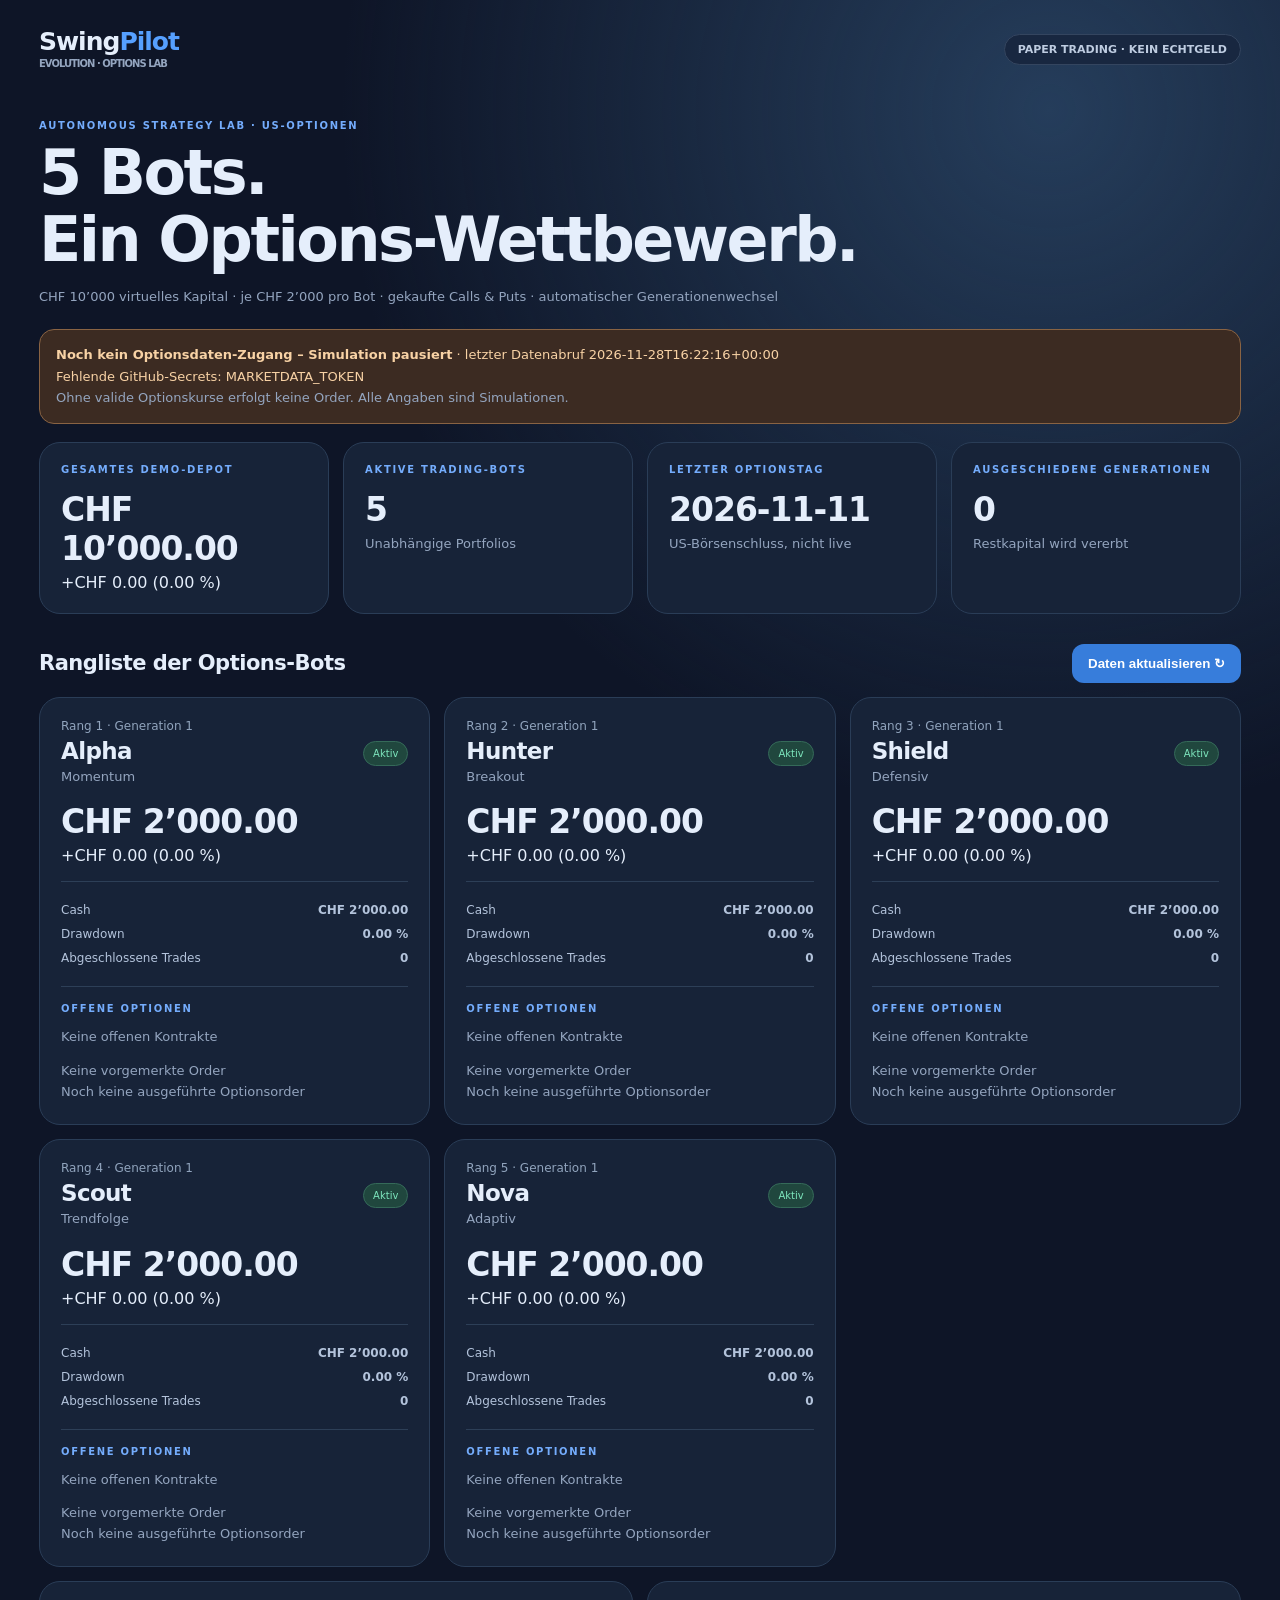
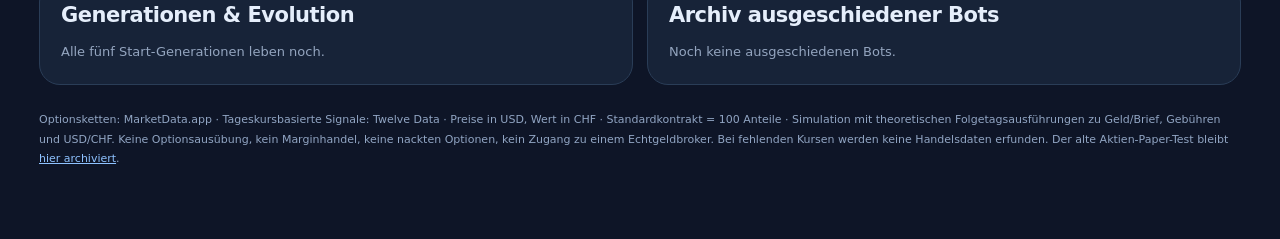
<file: docs/index.html>
<!doctype html>
<html lang="de"><head><meta charset="utf-8"><meta name="viewport" content="width=device-width,initial-scale=1">
<meta name="theme-color" content="#101b31"><title>SwingPilot Evolution | Options Paper Trading</title>
<style>
:root{font-family:Inter,ui-sans-serif,system-ui,-apple-system,sans-serif;color:#e5eefb;background:#0e1527}
*{box-sizing:border-box}body{margin:0;background:radial-gradient(circle at 82% 6%,#253d5b 0%,transparent 35%),#0e1527}
main{max-width:1250px;margin:0 auto;padding:27px 24px 70px}
.header{display:flex;justify-content:space-between;align-items:center;gap:14px;flex-wrap:wrap}
.logo{font-size:25px;font-weight:850;letter-spacing:-1px}.logo span{color:#56a0ff}
.pill{border:1px solid #34455f;color:#becce0;background:#182740;border-radius:999px;padding:8px 13px;font-size:11px;font-weight:700}
a{color:#8ec2ff}a:hover{color:white}
.hero{margin:48px 0 21px}.eyebrow{letter-spacing:1.7px;color:#74acfc;font-size:10px;font-weight:800;text-transform:uppercase}
.hero h1{font-size:clamp(35px,6vw,62px);letter-spacing:-2.5px;line-height:1.08;margin:9px 0 12px}
.secondary{color:#94a5bf;font-size:13px;line-height:1.6}.notice{border:1px solid #425a72;background:#1c3046;border-radius:15px;padding:14px 16px;margin:18px 0;font-size:13px;line-height:1.7}
.warning{border-color:#896343;background:#3c2b22;color:#f8d2a5}
.cards{display:grid;grid-template-columns:repeat(4,minmax(0,1fr));gap:14px;margin:18px 0}
.card{background:#172338;border:1px solid #2a3d57;border-radius:21px;padding:21px;min-width:0}
.big{font-size:clamp(24px,2.8vw,33px);font-weight:850;letter-spacing:-1px;margin:15px 0 5px;word-break:break-word}
.up{color:#65dab2}.down{color:#ff9fa7}
.rank{color:#91a4bd;font-size:12px;margin-bottom:5px}
.section-heading{display:flex;justify-content:space-between;align-items:center;gap:15px;margin:30px 0 14px;flex-wrap:wrap}
h2{font-size:21px;letter-spacing:-.5px;margin:0}h3{font-size:23px;letter-spacing:-.65px;margin:5px 0 3px}
button{background:#377ddb;border:0;border-radius:12px;color:white;font-weight:750;padding:12px 16px;cursor:pointer}
button:hover{background:#4f91ed}
.bot-grid{display:grid;grid-template-columns:repeat(3,minmax(0,1fr));gap:14px}
.bot-grid .card{min-height:310px}.row{display:flex;justify-content:space-between;align-items:center;gap:12px}
.divider{height:1px;background:#2d3f57;margin:16px 0}
.agent-status{border:1px solid #356a59;border-radius:40px;background:#20473e;color:#7de6bd;padding:6px 9px;font-size:10px}
.agent-warn{border-color:#886040;background:#523525;color:#f5cf96}
.kv{display:flex;justify-content:space-between;gap:8px;font-size:12px;padding:5px 0;color:#b3c3db}
.contract{font-size:12px;padding:8px 0;line-height:1.7;overflow-wrap:anywhere}
.contract strong{color:#edf3ff}.actions{border:1px solid #344864;padding:9px;border-radius:10px;margin-top:11px;font-size:12px;line-height:1.5}
.bottom{display:grid;grid-template-columns:1fr 1fr;gap:14px;margin-top:14px}
.event{border-bottom:1px solid #2d3f57;padding:12px 0;font-size:12px;color:#bacbe2;line-height:1.5}
.footer{font-size:11px;line-height:1.8;color:#91a5c3;margin-top:25px}
@media(max-width:1040px){.cards{grid-template-columns:repeat(2,1fr)}.bot-grid{grid-template-columns:repeat(2,1fr)}}
@media(max-width:650px){main{padding:20px 12px 60px}.hero{margin:32px 0 17px}.cards{gap:8px}.card{padding:16px;border-radius:17px}.bot-grid,.bottom{grid-template-columns:1fr;gap:9px}.bot-grid .card{min-height:0}.big{font-size:24px}.pill{font-size:10px}.hero h1{letter-spacing:-1.4px}}
</style></head><body><main>
<header class="header"><div class="logo">Swing<span>Pilot</span><div class="secondary" style="font-size:10px">EVOLUTION · OPTIONS LAB</div></div><span class="pill">PAPER TRADING · KEIN ECHTGELD</span></header>
<section class="hero"><div class="eyebrow">AUTONOMOUS STRATEGY LAB · US-OPTIONEN</div><h1>5 Bots.<br>Ein Options-Wettbewerb.</h1>
<p class="secondary">CHF 10’000 virtuelles Kapital · je CHF 2’000 pro Bot · gekaufte Calls &amp; Puts · automatischer Generationenwechsel</p></section>
<div id="status" class="notice">Lade den aktuellen Options-Simulationsstatus …</div>
<section class="cards" aria-label="Zusammenfassung">
<div class="card"><div class="eyebrow">Gesamtes Demo-Depot</div><div class="big" id="nav">CHF 10’000.00</div><div id="total-pnl" class="secondary">Noch keine Options-Trades</div></div>
<div class="card"><div class="eyebrow">Aktive Trading-Bots</div><div class="big" id="agent-count">5</div><div class="secondary">Unabhängige Portfolios</div></div>
<div class="card"><div class="eyebrow">Letzter Optionstag</div><div class="big" id="market-date">–</div><div class="secondary">US-Börsenschluss, nicht live</div></div>
<div class="card"><div class="eyebrow">Ausgeschiedene Generationen</div><div class="big" id="retire-count">0</div><div class="secondary">Restkapital wird vererbt</div></div>
</section>
<div class="section-heading"><h2>Rangliste der Options-Bots</h2><button id="reload" type="button">Daten aktualisieren ↻</button></div>
<section id="bots" class="bot-grid" aria-label="Bot-Depots"><div class="card secondary">Lade die fünf Bots …</div></section>
<section class="bottom"><article class="card"><h2>Generationen &amp; Evolution</h2><div id="events" class="secondary" style="margin-top:15px">Noch keine Ereignisse</div></article>
<article class="card"><h2>Archiv ausgeschiedener Bots</h2><div id="graveyard" class="secondary" style="margin-top:15px">Noch keine Bots ausgeschieden</div></article></section>
<div class="footer">Optionsketten: MarketData.app · Tageskursbasierte Signale: Twelve Data · Preise in USD, Wert in CHF · Standardkontrakt = 100 Anteile · Simulation mit theoretischen Folgetagsausführungen zu Geld/Brief, Gebühren und USD/CHF. Keine Optionsausübung, kein Marginhandel, keine nackten Optionen, kein Zugang zu einem Echtgeldbroker. Bei fehlenden Kursen werden keine Handelsdaten erfunden. Der alte Aktien-Paper-Test bleibt <a href="./legacy.html">hier archiviert</a>.</div>
</main><script defer src="./options.js"></script></body></html>
</file>
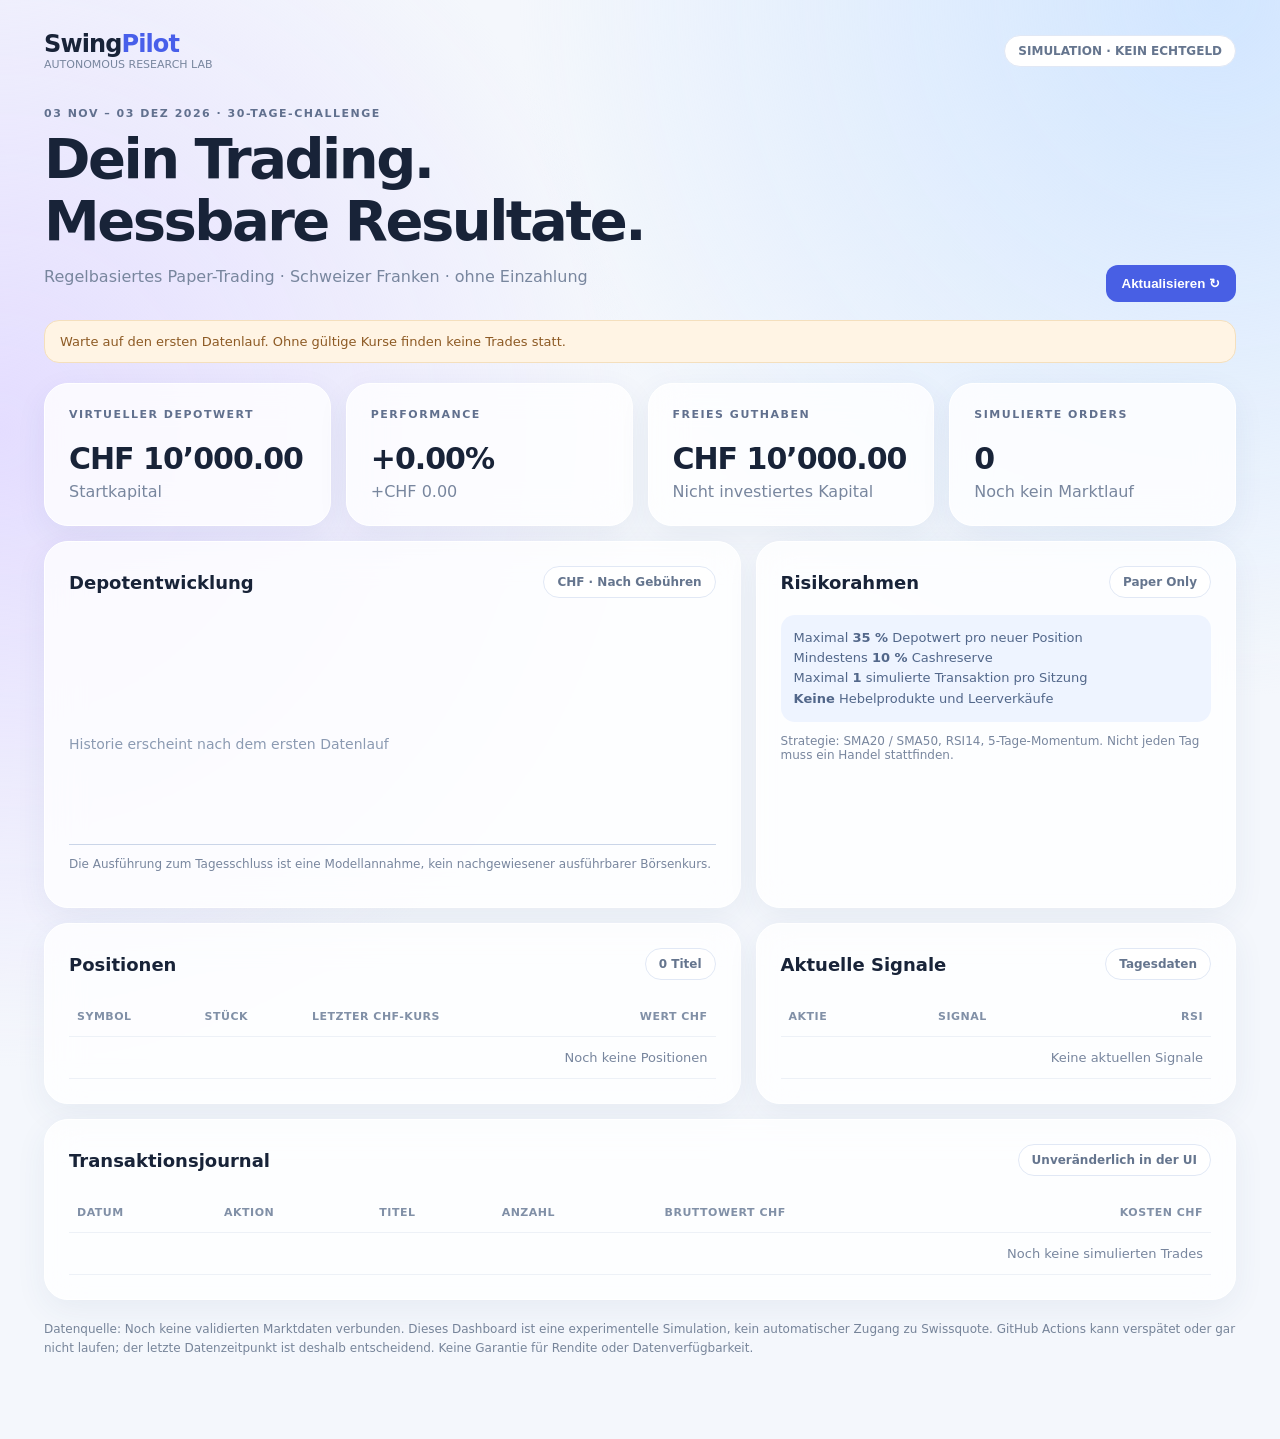
<file: swingpilot-30tage/docs/index.html>
<!doctype html><html lang="de"><head><meta charset="utf-8"><meta name="viewport" content="width=device-width,initial-scale=1"><title>SwingPilot | Paper Trading</title><style>
:root{font-family:Inter,ui-sans-serif,system-ui,-apple-system,sans-serif;color:#182338;background:#edf2f9}*{box-sizing:border-box}body{margin:0;background:radial-gradient(circle at 95% 0%,#d2e6ff,transparent 37%),radial-gradient(circle at 0% 30%,#e4ddff,transparent 39%),#f4f7fc}.wrap{max-width:1240px;margin:0 auto;padding:30px 24px 70px}.glass{background:#ffffffc9;border:1px solid #ffffff;box-shadow:0 10px 32px #30487c11;backdrop-filter:blur(18px);border-radius:24px;padding:24px}.top{display:flex;align-items:center;justify-content:space-between;gap:16px}.brand{font-size:24px;font-weight:850;letter-spacing:-.9px}.brand span{color:#485fea}.pill{padding:8px 13px;border:1px solid #e1e8f5;border-radius:90px;color:#65758e;font-size:12px;font-weight:750;background:white}.eyebrow{font-size:11px;font-weight:800;letter-spacing:1.5px;color:#61708e;text-transform:uppercase}.hero{margin-top:36px;display:flex;justify-content:space-between;align-items:end}.hero h1{font-size:clamp(32px,5vw,56px);letter-spacing:-2.5px;margin:8px 0 2px;line-height:1.1}.muted{color:#78869e}.grid{display:grid;grid-template-columns:repeat(4,minmax(0,1fr));gap:15px;margin-top:20px}.metric{min-height:130px}.metric h2{font-size:30px;letter-spacing:-1px;margin:20px 0 6px}.below{display:grid;grid-template-columns:1.45fr 1fr;gap:15px;margin-top:15px}.section-head{display:flex;align-items:center;justify-content:space-between;margin-bottom:17px}.section-head h3{margin:0;font-size:18px}table{width:100%;border-collapse:collapse;text-align:left;font-size:13px}th{font-size:11px;color:#8190a7;text-transform:uppercase;letter-spacing:.5px}td,th{padding:13px 8px;border-bottom:1px solid #edf1f7}td:last-child,th:last-child{text-align:right}.tkr{font-weight:800}.accent{color:#435cdb}.risk{background:#eef4ff;border-radius:14px;padding:13px;color:#52678a;font-size:13px;line-height:1.55}.hist{height:230px;display:flex;align-items:end;gap:6px;border-bottom:1px solid #cad5e8;margin:8px 0 12px}.bar{flex:1;background:linear-gradient(180deg,#718bff,#dce4ff);border-radius:7px 7px 0 0;min-height:3px}.empty{height:200px;display:grid;place-items:center;color:#8b9ab2;font-size:14px}.btn{border:0;background:#485fe4;color:white;padding:11px 16px;border-radius:12px;font-weight:750;cursor:pointer}.btn:hover{background:#3447b7}.foot{font-size:12px;line-height:1.55;margin-top:20px;color:#77859a}.alert{color:#8d5a24;background:#fff4e4;border:1px solid #f4dfbd;padding:13px 15px;border-radius:15px;font-size:13px;margin-top:18px}.status{display:inline-flex;align-items:center;gap:7px}.dot{height:7px;width:7px;background:#e2ae4b;border-radius:50%}@media(max-width:900px){.grid{grid-template-columns:repeat(2,1fr)}.below{grid-template-columns:1fr}}@media(max-width:560px){.wrap{padding:20px 12px}.grid{grid-template-columns:1fr 1fr;gap:8px}.glass{padding:17px;border-radius:19px}.metric h2{font-size:24px}.hero{display:block}.hero h1{letter-spacing:-1px}.top{align-items:start}.pill{font-size:10px}}
</style></head><body><main class="wrap"><header class="top"><div class="brand">Swing<span>Pilot</span><div class="muted" style="font-size:11px;font-weight:500;letter-spacing:0">AUTONOMOUS RESEARCH LAB</div></div><span class="pill">SIMULATION · KEIN ECHTGELD</span></header><section class="hero"><div><div class="eyebrow">03 Nov – 03 Dez 2026 · 30-Tage-Challenge</div><h1>Dein Trading.<br>Messbare Resultate.</h1><p class="muted">Regelbasiertes Paper-Trading · Schweizer Franken · ohne Einzahlung</p></div><button class="btn" id="reload">Aktualisieren ↻</button></section><div id="banner" class="alert">Warte auf den ersten Markt-Datenlauf. Es finden keine Echtgeldtransaktionen statt.</div><section class="grid"><div class="glass metric"><div class="eyebrow">Virtueller Depotwert</div><h2 id="nav">CHF 10’000.00</h2><div class="muted" id="navsub">Startkapital</div></div><div class="glass metric"><div class="eyebrow">Performance</div><h2 id="pnl">0.00%</h2><div class="muted" id="pnlchf">CHF 0.00</div></div><div class="glass metric"><div class="eyebrow">Freies Guthaben</div><h2 id="cash">CHF 10’000.00</h2><div class="muted">Nicht investiertes Kapital</div></div><div class="glass metric"><div class="eyebrow">Simulierte Orders</div><h2 id="count">0</h2><div class="muted" id="updated">Noch kein Marktlauf</div></div></section><section class="below"><article class="glass"><div class="section-head"><h3>Depotentwicklung</h3><span class="pill">CHF · Nach Gebühren</span></div><div class="hist" id="chart"><div class="empty">Historie erscheint nach dem ersten Datenlauf</div></div><p class="muted" style="font-size:12px">Die Ausführung zum Tagesschluss ist eine Modellannahme, kein nachgewiesener ausführbarer Börsenkurs.</p></article><article class="glass"><div class="section-head"><h3>Risikorahmen</h3><span class="pill">Paper Only</span></div><div class="risk">Maximal <b>35 %</b> Depotwert pro neuer Position<br>Mindestens <b>10 %</b> Cashreserve<br>Maximal <b>1</b> simulierte Transaktion pro Sitzung<br><b>Keine</b> Hebelprodukte und Leerverkäufe</div><p class="muted" style="font-size:12px">Strategie: SMA20 / SMA50, RSI14, 5-Tage-Momentum. Nicht jeden Tag muss ein Handel stattfinden.</p></article></section><section class="below"><article class="glass"><div class="section-head"><h3>Positionen</h3><span class="pill" id="poscount">0 Titel</span></div><table><thead><tr><th>Symbol</th><th>Stück</th><th>Letzter CHF-Kurs</th><th>Wert CHF</th></tr></thead><tbody id="positions"><tr><td colspan="4" class="muted">Noch keine Positionen</td></tr></tbody></table></article><article class="glass"><div class="section-head"><h3>Aktuelle Signale</h3><span class="pill">Tagesdaten</span></div><table><thead><tr><th>Aktie</th><th>Signal</th><th>RSI</th></tr></thead><tbody id="signals"><tr><td colspan="3" class="muted">Warte auf Daten</td></tr></tbody></table></article></section><section class="glass" style="margin-top:15px"><div class="section-head"><h3>Transaktionsjournal</h3><span class="pill">Unveränderlich in der UI</span></div><table><thead><tr><th>Datum</th><th>Aktion</th><th>Titel</th><th>Anzahl</th><th>Bruttowert CHF</th><th>Kosten CHF</th></tr></thead><tbody id="trades"><tr><td colspan="6" class="muted">Noch keine simulierten Trades</td></tr></tbody></table></section><p class="foot">Datenquelle: <span id="source">Noch keine überprüften Marktdaten</span>. Dieses Dashboard ist eine experimentelle Simulation, kein automatischer Zugang zu Swissquote. GitHub Actions kann verspätet oder gar nicht laufen; der letzte Datenzeitpunkt ist deshalb entscheidend. Keine Garantie für Rendite oder Datenverfügbarkeit.</p></main><script>
const fmt=n=>new Intl.NumberFormat('de-CH',{minimumFractionDigits:2,maximumFractionDigits:2}).format(n);const cash=n=>'CHF '+fmt(n);const esc=s=>String(s).replace(/[&<>"']/g,c=>({'&':'&amp;','<':'&lt;','>':'&gt;','"':'&quot;',"'":'&#39;'}[c]));
async function load(){try{const r=await fetch('./data/state.json?d='+Date.now(),{cache:'no-store'});if(!r.ok)throw Error('HTTP '+r.status);const s=await r.json();const nav=s.history.length?s.history.at(-1).nav_chf:s.cash_chf;const gain=nav-s.start_capital_chf;document.getElementById('nav').textContent=cash(nav);document.getElementById('pnl').textContent=(gain>=0?'+':'')+fmt(gain/s.start_capital_chf*100)+'%';document.getElementById('pnlchf').textContent=(gain>=0?'+':'')+cash(gain);document.getElementById('cash').textContent=cash(s.cash_chf);document.getElementById('count').textContent=s.trades.length;document.getElementById('updated').textContent=s.last_update?'Update: '+new Date(s.last_update).toLocaleString('de-CH'):'Noch kein Marktlauf';document.getElementById('source').textContent=s.data_source;document.getElementById('banner').textContent=s.last_error?'Datenwarnung: '+s.last_error:s.last_update?'Aktueller Simulationsstand vom '+new Date(s.last_update).toLocaleString('de-CH')+'. Dies sind keine Swissquote-Kurse.':'Warte auf den ersten Datenlauf. Ohne gültige Kurse finden keine Trades statt.';
const pos=Object.entries(s.positions).filter(([k,q])=>q>0);document.getElementById('poscount').textContent=pos.length+' Titel';document.getElementById('positions').innerHTML=pos.length?pos.map(([k,q])=>`<tr><td class="tkr">${esc(k)}</td><td>${q}</td><td>${fmt(s.marks_chf[k]||0)}</td><td>${fmt(q*(s.marks_chf[k]||0))}</td></tr>`).join(''):'<tr><td colspan="4" class="muted">Noch keine Positionen</td></tr>';
const sig=Object.entries(s.signals||{});document.getElementById('signals').innerHTML=sig.length?sig.map(([k,x])=>`<tr><td class="tkr">${esc(k)}</td><td class="${x.buy?'accent':''}">${x.buy?'KAUF':x.sell?'VERKAUF':'HALTEN'}</td><td>${Number(x.rsi).toFixed(1)}</td></tr>`).join(''):'<tr><td colspan="3" class="muted">Keine aktuellen Signale</td></tr>';
document.getElementById('trades').innerHTML=s.trades.length?s.trades.slice().reverse().map(t=>`<tr><td>${esc(t.date)}</td><td>${esc(t.side)}</td><td class="tkr">${esc(t.ticker)}</td><td>${t.qty}</td><td>${fmt(t.gross_chf)}</td><td>${fmt(t.cost_chf)}</td></tr>`).join(''):'<tr><td colspan="6" class="muted">Noch keine simulierten Trades</td></tr>';
const a=s.history||[];document.getElementById('chart').innerHTML=a.length?a.map(p=>`<div class="bar" title="${esc(p.date)} CHF ${fmt(p.nav_chf)}" style="height:${Math.max(4,Math.min(100,(p.nav_chf/(Math.max(...a.map(x=>x.nav_chf))*1.05))*100))}%"></div>`).join(''):'<div class="empty">Historie erscheint nach dem ersten Datenlauf</div>';
}catch(e){document.getElementById('banner').textContent='Status kann nicht geladen werden: '+e.message+'. Bei lokalem Öffnen ggf. über GitHub Pages starten.'}}
document.getElementById('reload').onclick=load;load();</script></body></html>
</file>
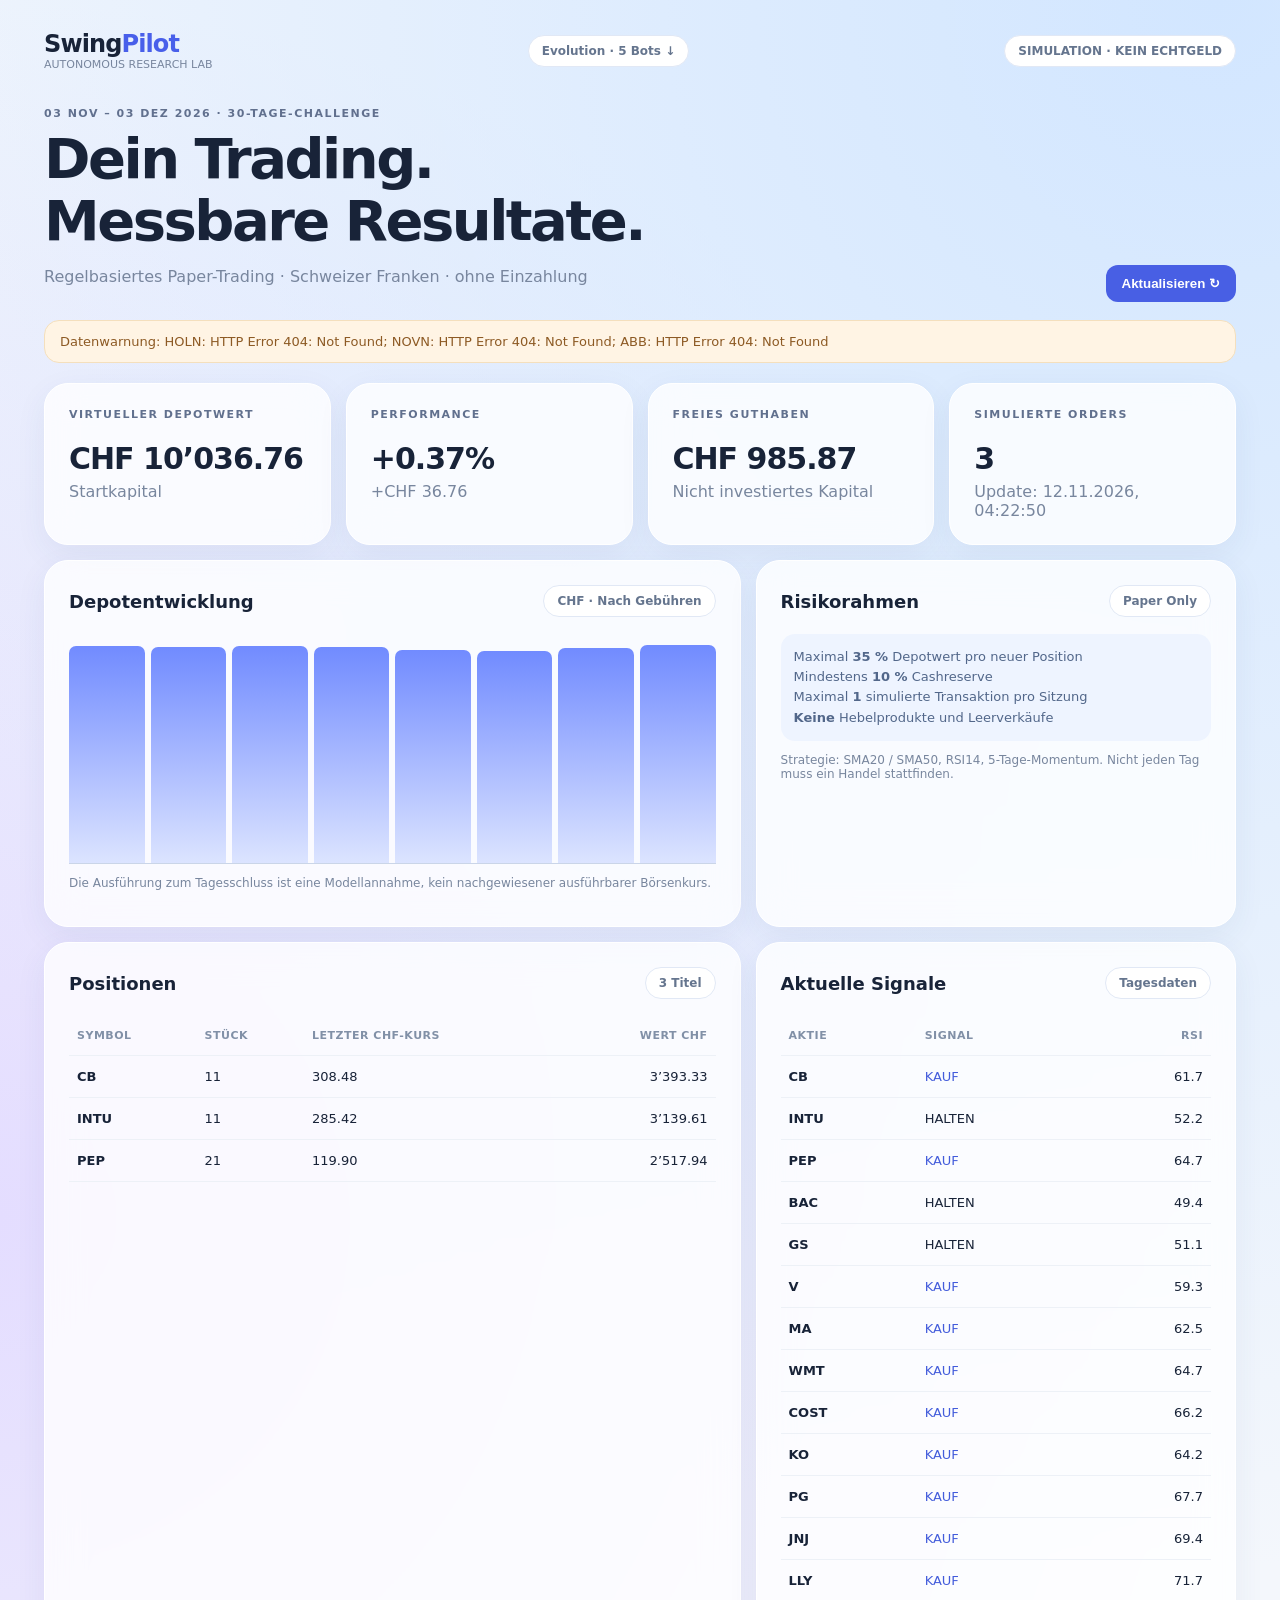
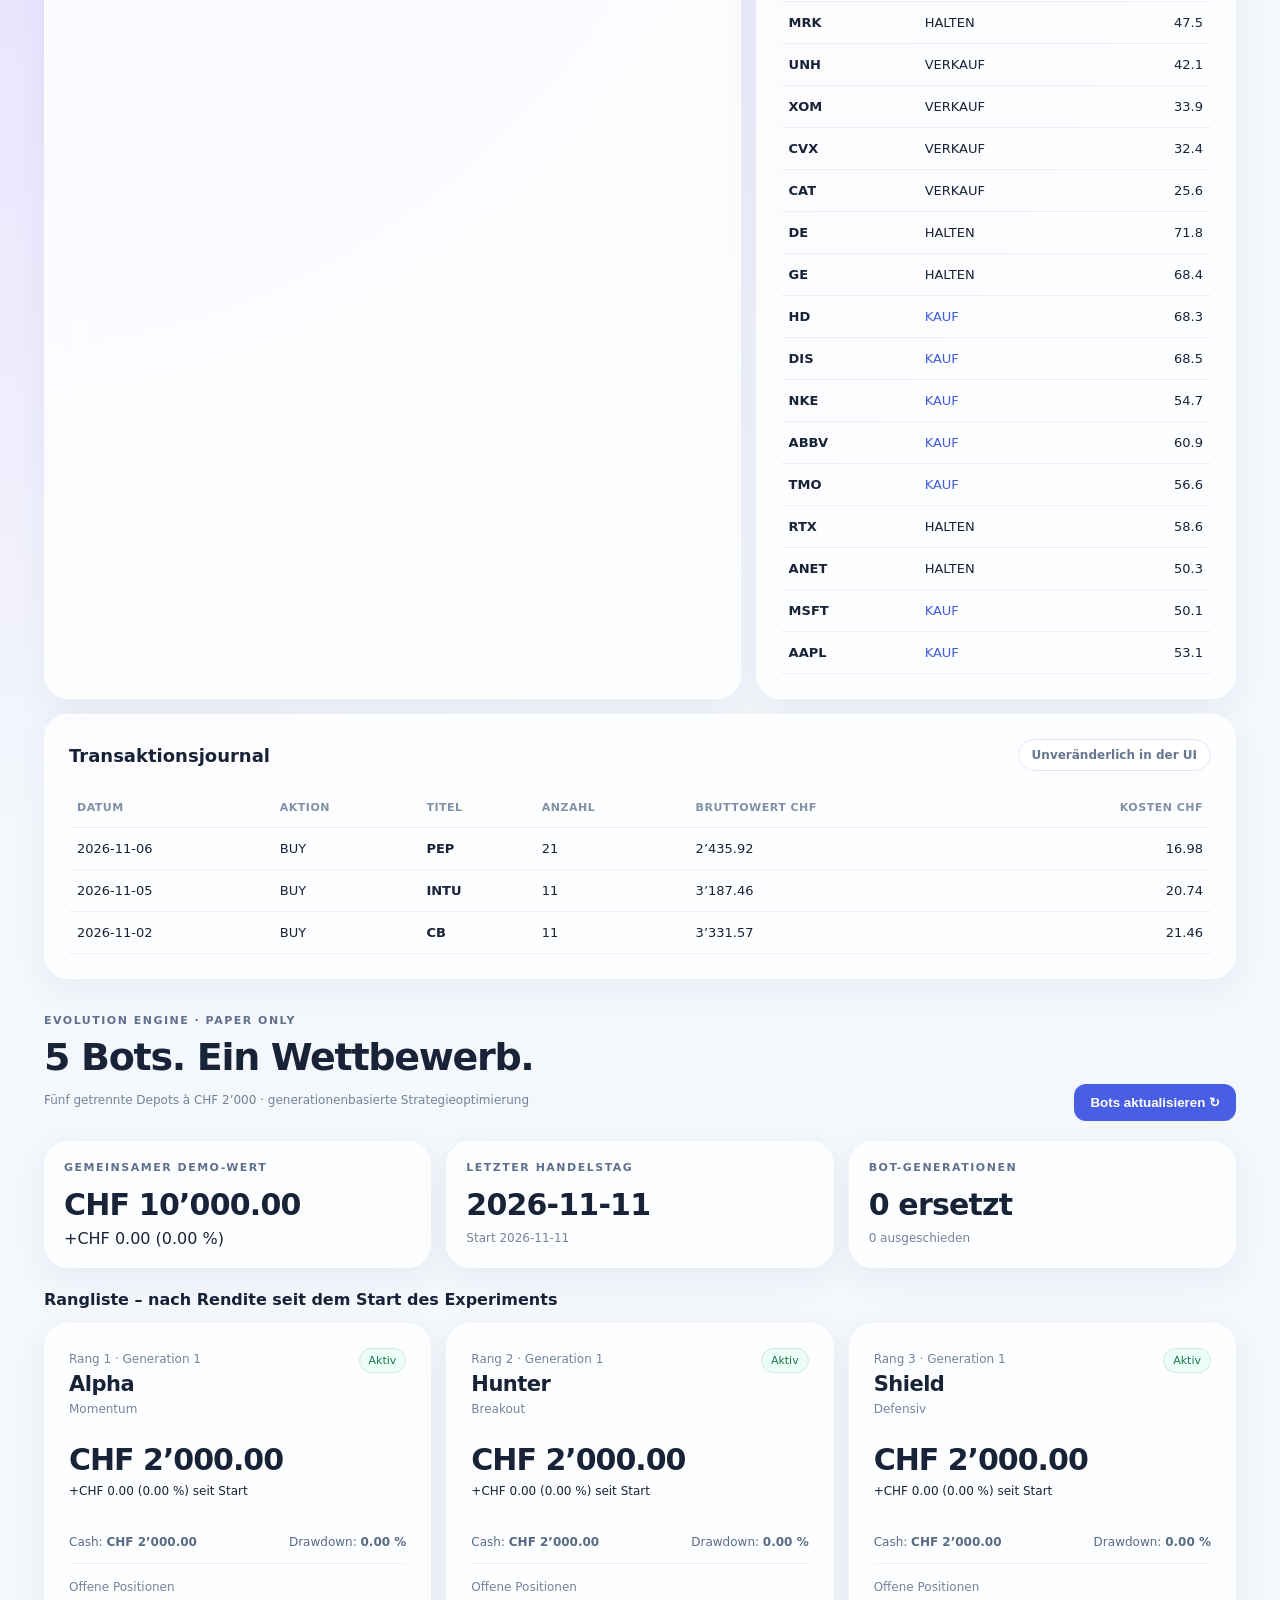
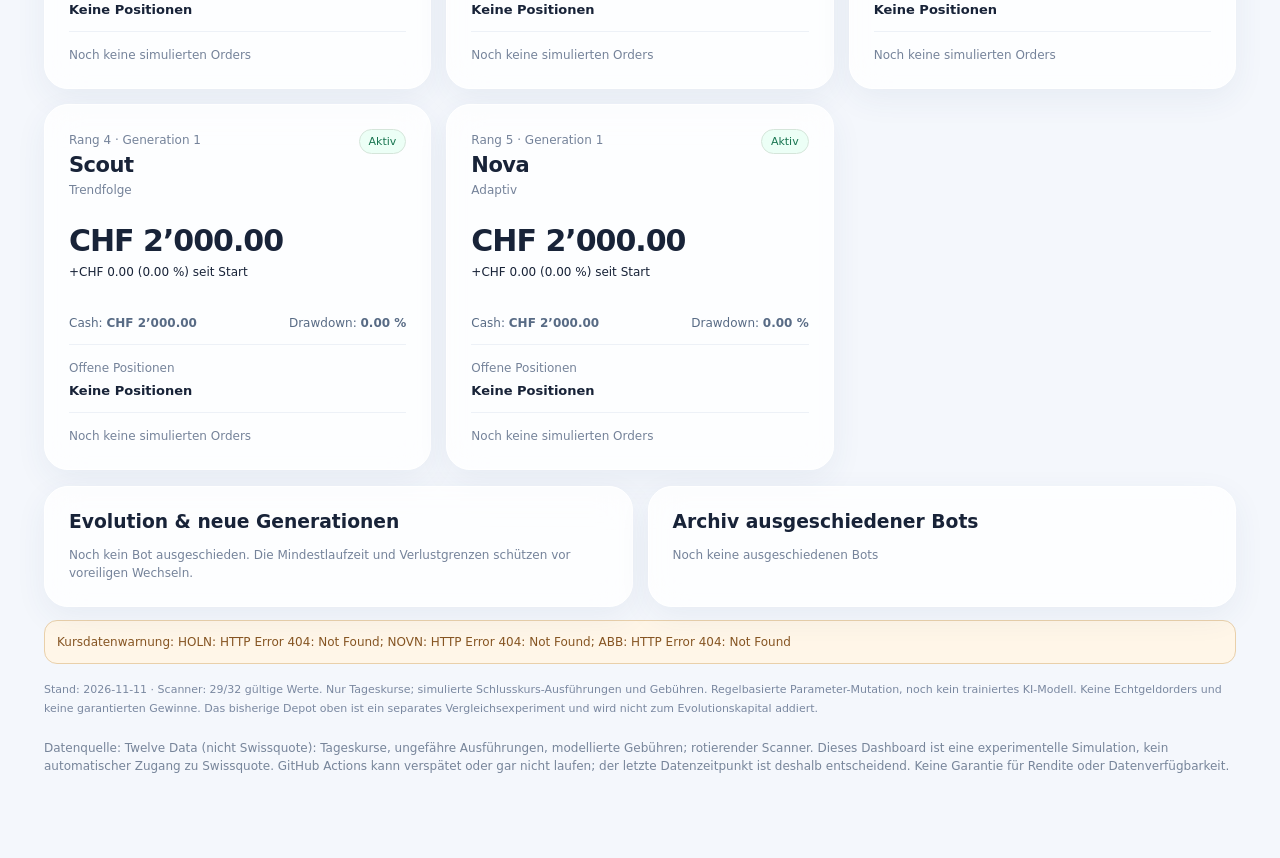
<file: docs/legacy.html>
<!doctype html><html lang="de"><head><meta charset="utf-8"><meta name="viewport" content="width=device-width,initial-scale=1"><title>SwingPilot | Paper Trading</title><style>
:root{font-family:Inter,ui-sans-serif,system-ui,-apple-system,sans-serif;color:#182338;background:#edf2f9}*{box-sizing:border-box}body{margin:0;background:radial-gradient(circle at 95% 0%,#d2e6ff,transparent 37%),radial-gradient(circle at 0% 30%,#e4ddff,transparent 39%),#f4f7fc}.wrap{max-width:1240px;margin:0 auto;padding:30px 24px 70px}.glass{background:#ffffffc9;border:1px solid #ffffff;box-shadow:0 10px 32px #30487c11;backdrop-filter:blur(18px);border-radius:24px;padding:24px}.top{display:flex;align-items:center;justify-content:space-between;gap:16px}.brand{font-size:24px;font-weight:850;letter-spacing:-.9px}.brand span{color:#485fea}.pill{padding:8px 13px;border:1px solid #e1e8f5;border-radius:90px;color:#65758e;font-size:12px;font-weight:750;background:white}.eyebrow{font-size:11px;font-weight:800;letter-spacing:1.5px;color:#61708e;text-transform:uppercase}.hero{margin-top:36px;display:flex;justify-content:space-between;align-items:end}.hero h1{font-size:clamp(32px,5vw,56px);letter-spacing:-2.5px;margin:8px 0 2px;line-height:1.1}.muted{color:#78869e}.grid{display:grid;grid-template-columns:repeat(4,minmax(0,1fr));gap:15px;margin-top:20px}.metric{min-height:130px}.metric h2{font-size:30px;letter-spacing:-1px;margin:20px 0 6px}.below{display:grid;grid-template-columns:1.45fr 1fr;gap:15px;margin-top:15px}.section-head{display:flex;align-items:center;justify-content:space-between;margin-bottom:17px}.section-head h3{margin:0;font-size:18px}table{width:100%;border-collapse:collapse;text-align:left;font-size:13px}th{font-size:11px;color:#8190a7;text-transform:uppercase;letter-spacing:.5px}td,th{padding:13px 8px;border-bottom:1px solid #edf1f7}td:last-child,th:last-child{text-align:right}.tkr{font-weight:800}.accent{color:#435cdb}.risk{background:#eef4ff;border-radius:14px;padding:13px;color:#52678a;font-size:13px;line-height:1.55}.hist{height:230px;display:flex;align-items:end;gap:6px;border-bottom:1px solid #cad5e8;margin:8px 0 12px}.bar{flex:1;background:linear-gradient(180deg,#718bff,#dce4ff);border-radius:7px 7px 0 0;min-height:3px}.empty{height:200px;display:grid;place-items:center;color:#8b9ab2;font-size:14px}.btn{border:0;background:#485fe4;color:white;padding:11px 16px;border-radius:12px;font-weight:750;cursor:pointer}.btn:hover{background:#3447b7}.foot{font-size:12px;line-height:1.55;margin-top:20px;color:#77859a}.alert{color:#8d5a24;background:#fff4e4;border:1px solid #f4dfbd;padding:13px 15px;border-radius:15px;font-size:13px;margin-top:18px}.status{display:inline-flex;align-items:center;gap:7px}.dot{height:7px;width:7px;background:#e2ae4b;border-radius:50%}@media(max-width:900px){.grid{grid-template-columns:repeat(2,1fr)}.below{grid-template-columns:1fr}}@media(max-width:560px){.wrap{padding:20px 12px}.grid{grid-template-columns:1fr 1fr;gap:8px}.glass{padding:17px;border-radius:19px}.metric h2{font-size:24px}.hero{display:block}.hero h1{letter-spacing:-1px}.top{align-items:start}.pill{font-size:10px}}
</style><link rel="stylesheet" href="./evolution.css"></head><body><main class="wrap"><header class="top"><div class="brand">Swing<span>Pilot</span><div class="muted" style="font-size:11px;font-weight:500;letter-spacing:0">AUTONOMOUS RESEARCH LAB</div></div><a class="pill" style="text-decoration:none" href="#evo-dashboard">Evolution · 5 Bots ↓</a><span class="pill">SIMULATION · KEIN ECHTGELD</span></header><section class="hero"><div><div class="eyebrow">03 Nov – 03 Dez 2026 · 30-Tage-Challenge</div><h1>Dein Trading.<br>Messbare Resultate.</h1><p class="muted">Regelbasiertes Paper-Trading · Schweizer Franken · ohne Einzahlung</p></div><button class="btn" id="reload">Aktualisieren ↻</button></section><div id="banner" class="alert">Warte auf den ersten Markt-Datenlauf. Es finden keine Echtgeldtransaktionen statt.</div><section class="grid"><div class="glass metric"><div class="eyebrow">Virtueller Depotwert</div><h2 id="nav">CHF 10’000.00</h2><div class="muted" id="navsub">Startkapital</div></div><div class="glass metric"><div class="eyebrow">Performance</div><h2 id="pnl">0.00%</h2><div class="muted" id="pnlchf">CHF 0.00</div></div><div class="glass metric"><div class="eyebrow">Freies Guthaben</div><h2 id="cash">CHF 10’000.00</h2><div class="muted">Nicht investiertes Kapital</div></div><div class="glass metric"><div class="eyebrow">Simulierte Orders</div><h2 id="count">0</h2><div class="muted" id="updated">Noch kein Marktlauf</div></div></section><section class="below"><article class="glass"><div class="section-head"><h3>Depotentwicklung</h3><span class="pill">CHF · Nach Gebühren</span></div><div class="hist" id="chart"><div class="empty">Historie erscheint nach dem ersten Datenlauf</div></div><p class="muted" style="font-size:12px">Die Ausführung zum Tagesschluss ist eine Modellannahme, kein nachgewiesener ausführbarer Börsenkurs.</p></article><article class="glass"><div class="section-head"><h3>Risikorahmen</h3><span class="pill">Paper Only</span></div><div class="risk">Maximal <b>35 %</b> Depotwert pro neuer Position<br>Mindestens <b>10 %</b> Cashreserve<br>Maximal <b>1</b> simulierte Transaktion pro Sitzung<br><b>Keine</b> Hebelprodukte und Leerverkäufe</div><p class="muted" style="font-size:12px">Strategie: SMA20 / SMA50, RSI14, 5-Tage-Momentum. Nicht jeden Tag muss ein Handel stattfinden.</p></article></section><section class="below"><article class="glass"><div class="section-head"><h3>Positionen</h3><span class="pill" id="poscount">0 Titel</span></div><table><thead><tr><th>Symbol</th><th>Stück</th><th>Letzter CHF-Kurs</th><th>Wert CHF</th></tr></thead><tbody id="positions"><tr><td colspan="4" class="muted">Noch keine Positionen</td></tr></tbody></table></article><article class="glass"><div class="section-head"><h3>Aktuelle Signale</h3><span class="pill">Tagesdaten</span></div><table><thead><tr><th>Aktie</th><th>Signal</th><th>RSI</th></tr></thead><tbody id="signals"><tr><td colspan="3" class="muted">Warte auf Daten</td></tr></tbody></table></article></section><section class="glass" style="margin-top:15px"><div class="section-head"><h3>Transaktionsjournal</h3><span class="pill">Unveränderlich in der UI</span></div><table><thead><tr><th>Datum</th><th>Aktion</th><th>Titel</th><th>Anzahl</th><th>Bruttowert CHF</th><th>Kosten CHF</th></tr></thead><tbody id="trades"><tr><td colspan="6" class="muted">Noch keine simulierten Trades</td></tr></tbody></table></section><section id="evo-dashboard" aria-label="SwingPilot Evolution – fünf virtuelle Trading-Bots"><div class="glass">Evolution-Depots werden geladen …</div></section><p class="foot">Datenquelle: <span id="source">Noch keine überprüften Marktdaten</span>. Dieses Dashboard ist eine experimentelle Simulation, kein automatischer Zugang zu Swissquote. GitHub Actions kann verspätet oder gar nicht laufen; der letzte Datenzeitpunkt ist deshalb entscheidend. Keine Garantie für Rendite oder Datenverfügbarkeit.</p></main><script>
const fmt=n=>new Intl.NumberFormat('de-CH',{minimumFractionDigits:2,maximumFractionDigits:2}).format(n);const cash=n=>'CHF '+fmt(n);const esc=s=>String(s).replace(/[&<>"']/g,c=>({'&':'&amp;','<':'&lt;','>':'&gt;','"':'&quot;',"'":'&#39;'}[c]));
async function load(){try{const r=await fetch('./data/state.json?d='+Date.now(),{cache:'no-store'});if(!r.ok)throw Error('HTTP '+r.status);const s=await r.json();const nav=s.history.length?s.history.at(-1).nav_chf:s.cash_chf;const gain=nav-s.start_capital_chf;document.getElementById('nav').textContent=cash(nav);document.getElementById('pnl').textContent=(gain>=0?'+':'')+fmt(gain/s.start_capital_chf*100)+'%';document.getElementById('pnlchf').textContent=(gain>=0?'+':'')+cash(gain);document.getElementById('cash').textContent=cash(s.cash_chf);document.getElementById('count').textContent=s.trades.length;document.getElementById('updated').textContent=s.last_update?'Update: '+new Date(s.last_update).toLocaleString('de-CH'):'Noch kein Marktlauf';document.getElementById('source').textContent=s.data_source;document.getElementById('banner').textContent=s.last_error?'Datenwarnung: '+s.last_error:s.last_update?'Aktueller Simulationsstand vom '+new Date(s.last_update).toLocaleString('de-CH')+'. Dies sind keine Swissquote-Kurse.':'Warte auf den ersten Datenlauf. Ohne gültige Kurse finden keine Trades statt.';
const pos=Object.entries(s.positions).filter(([k,q])=>q>0);document.getElementById('poscount').textContent=pos.length+' Titel';document.getElementById('positions').innerHTML=pos.length?pos.map(([k,q])=>`<tr><td class="tkr">${esc(k)}</td><td>${q}</td><td>${fmt(s.marks_chf[k]||0)}</td><td>${fmt(q*(s.marks_chf[k]||0))}</td></tr>`).join(''):'<tr><td colspan="4" class="muted">Noch keine Positionen</td></tr>';
const sig=Object.entries(s.signals||{});document.getElementById('signals').innerHTML=sig.length?sig.map(([k,x])=>`<tr><td class="tkr">${esc(k)}</td><td class="${x.buy?'accent':''}">${x.buy?'KAUF':x.sell?'VERKAUF':'HALTEN'}</td><td>${Number(x.rsi).toFixed(1)}</td></tr>`).join(''):'<tr><td colspan="3" class="muted">Keine aktuellen Signale</td></tr>';
document.getElementById('trades').innerHTML=s.trades.length?s.trades.slice().reverse().map(t=>`<tr><td>${esc(t.date)}</td><td>${esc(t.side)}</td><td class="tkr">${esc(t.ticker)}</td><td>${t.qty}</td><td>${fmt(t.gross_chf)}</td><td>${fmt(t.cost_chf)}</td></tr>`).join(''):'<tr><td colspan="6" class="muted">Noch keine simulierten Trades</td></tr>';
const a=s.history||[];document.getElementById('chart').innerHTML=a.length?a.map(p=>`<div class="bar" title="${esc(p.date)} CHF ${fmt(p.nav_chf)}" style="height:${Math.max(4,Math.min(100,(p.nav_chf/(Math.max(...a.map(x=>x.nav_chf))*1.05))*100))}%"></div>`).join(''):'<div class="empty">Historie erscheint nach dem ersten Datenlauf</div>';
}catch(e){document.getElementById('banner').textContent='Status kann nicht geladen werden: '+e.message+'. Bei lokalem Öffnen ggf. über GitHub Pages starten.'}}
document.getElementById('reload').onclick=load;load();</script><script defer src="./evolution.js"></script></body></html>
</file>
<file: docs/evolution.css>
/* SwingPilot Evolution mobile-first dashboard */
#evo-dashboard{margin-top:24px;scroll-margin-top:20px}
.ev-header{display:flex;align-items:end;justify-content:space-between;gap:16px;margin:35px 0 20px}
.ev-header h2{font-size:clamp(27px,4vw,38px);letter-spacing:-1.3px;margin:8px 0}
.ev-muted{font-size:12px;color:#75839a;line-height:1.5}
.ev-summary{display:grid;grid-template-columns:repeat(3,minmax(0,1fr));gap:15px;margin-bottom:22px}
.ev-summary>.glass{padding:19px;min-width:0}
.ev-big{font-size:clamp(21px,2.4vw,30px);font-weight:820;letter-spacing:-.8px;margin:13px 0 7px}
.ev-positive{color:#147c5c;font-weight:740}
.ev-negative{color:#b13e50;font-weight:740}
.ev-legend{font-weight:800;font-size:16px;margin:10px 0 14px}
.ev-grid{display:grid;grid-template-columns:repeat(3,minmax(0,1fr));gap:15px}
.ev-bot{min-width:0}
.ev-bot-head{display:flex;justify-content:space-between;align-items:start;gap:10px}
.ev-bot-head h3{margin:4px 0;font-size:21px;letter-spacing:-.5px}
.ev-pill{font-size:11px;border:1px solid #d5e5da;border-radius:30px;color:#187550;background:#ecfff6;padding:5px 9px}
.ev-value{font-size:clamp(22px,2.5vw,30px);font-weight:820;letter-spacing:-1px;margin:24px 0 5px}
.ev-pnl{font-size:12px;line-height:1.5;min-height:37px}
.ev-info{display:flex;justify-content:space-between;gap:10px;font-size:12px;color:#586b85;margin-top:16px;flex-wrap:wrap}
.ev-divider{height:1px;background:#edf1f7;margin:14px 0}
.ev-holdings{font-size:13px;font-weight:720;margin-top:6px}
.ev-trade{font-size:12px;color:#5c6b84;line-height:1.8}
.ev-bottom{display:grid;grid-template-columns:1fr 1fr;gap:15px;margin-top:16px}
.ev-bottom h3{margin:0 0 14px}
.ev-event{font-size:12px;padding:9px 0;border-bottom:1px solid #edf1f7;line-height:1.55}
.ev-warning{border:1px solid #e9d0aa;border-radius:13px;background:#fff6e8;color:#865523;font-size:12px;line-height:1.5;padding:12px;margin-top:13px}
.ev-disclaimer{color:#7a88a0;font-size:11px;line-height:1.7;margin-top:17px}
@media(max-width:1050px){.ev-grid{grid-template-columns:repeat(2,minmax(0,1fr))}}
@media(max-width:700px){.ev-header{display:block}.ev-header .btn{margin-top:11px}.ev-summary{grid-template-columns:1fr 1fr;gap:8px}.ev-summary>.glass:last-child{grid-column:1/-1}.ev-grid{grid-template-columns:1fr;gap:9px}.ev-bottom{grid-template-columns:1fr;gap:9px}.ev-summary>.glass{padding:15px}.ev-value{margin:17px 0 5px}}
</file>
